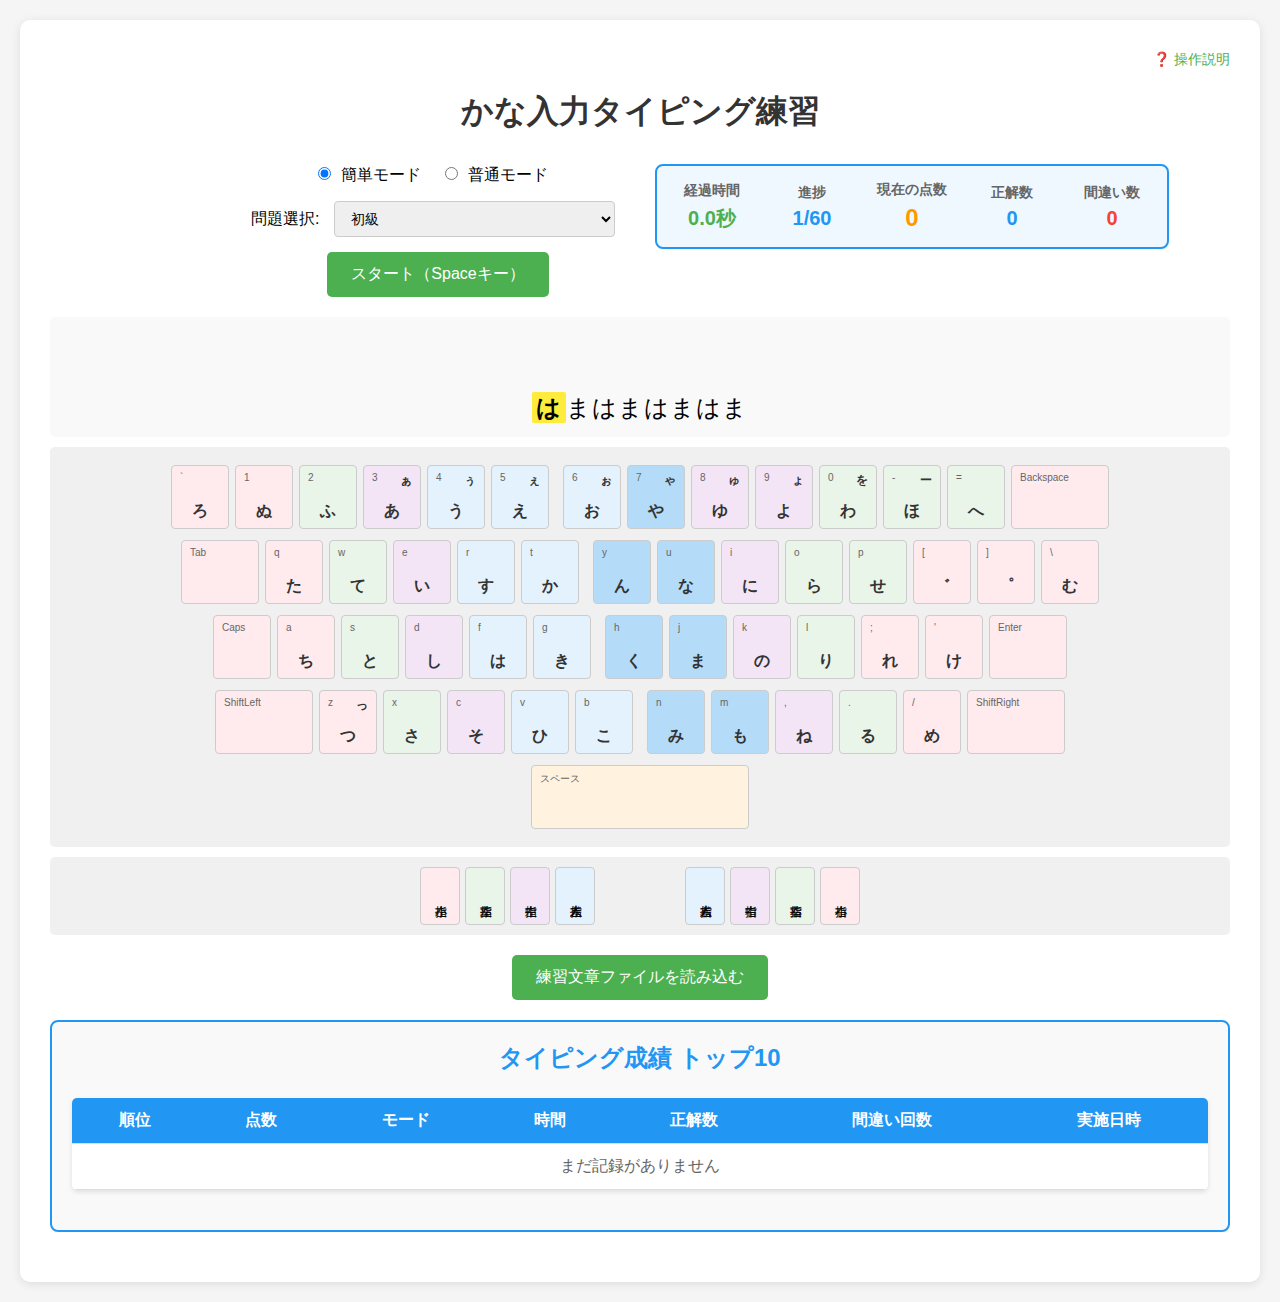
<file: index.html>
<!DOCTYPE html>
<html lang="ja">
<head>
    <meta charset="UTF-8">
    <meta name="viewport" content="width=device-width, initial-scale=1.0">
    <title>かな入力タイピング練習</title>
    <link rel="stylesheet" href="styles.css">
</head>
<body>
    <div class="container">
        <div style="text-align: right; margin-bottom: 10px;">
            <a href="help.html" style="color: #4CAF50; text-decoration: none; font-size: 14px;">❓ 操作説明</a>
        </div>
        <h1>かな入力タイピング練習</h1>
        
        <div class="control-area">
            <div class="control-left">
                <div class="control-center-wrapper">
                    <div class="mode-selection">
                        <label>
                            <input type="radio" name="mode" value="easy" checked>
                            簡単モード
                        </label>
                        <label>
                            <input type="radio" name="mode" value="normal">
                            普通モード
                        </label>
                    </div>
                    
                    <div class="problem-selection">
                        <label for="problemSelect">問題選択:</label>
                        <select id="problemSelect">
                            <option value="default">初級</option>
                        </select>
                    </div>
                    
                    <button id="startButton">スタート（Spaceキー）</button>
                </div>
            </div>
            
            <div class="control-right">
                <div id="statsDisplay" class="stats-display">
                    <div class="stat-item">
                        <span class="stat-label">経過時間</span>
                        <span id="timeDisplay" class="stat-value">0.0秒</span>
                    </div>
                    <div class="stat-item">
                        <span class="stat-label">進捗</span>
                        <span id="progressDisplay" class="stat-value">1/1</span>
                    </div>
                    <div class="stat-item">
                        <span class="stat-label">現在の点数</span>
                        <span id="scoreDisplay" class="stat-value">0</span>
                    </div>
                    <div class="stat-item">
                        <span class="stat-label">正解数</span>
                        <span id="correctDisplay" class="stat-value">0</span>
                    </div>
                    <div class="stat-item">
                        <span class="stat-label">間違い数</span>
                        <span id="errorDisplay" class="stat-value">0</span>
                    </div>
                </div>
            </div>
        </div>
        
        <div id="textDisplay" class="text-display">
            <div id="problemText"></div>
        </div>
        
        <div id="keyboardLayout" class="keyboard-layout">
            <!-- キーボード配列はJavaScriptで生成 -->
        </div>
        
        <div id="handDisplay" class="hand-display">
            <div class="hand left-hand">
                <div class="finger" data-finger="left-pinky">左小指</div>
                <div class="finger" data-finger="left-ring">左薬指</div>
                <div class="finger" data-finger="left-middle">左中指</div>
                <div class="finger" data-finger="left-index">左人差指</div>
            </div>
            <div class="hand right-hand">
                <div class="finger" data-finger="right-index">右人差指</div>
                <div class="finger" data-finger="right-middle">右中指</div>
                <div class="finger" data-finger="right-ring">右薬指</div>
                <div class="finger" data-finger="right-pinky">右小指</div>
            </div>
        </div>
        
        
        <input type="file" id="textFileInput" accept=".txt" style="display: none;">
        <button id="loadTextButton">練習文章ファイルを読み込む</button>
        
        <div id="resultDisplay" class="result-display" style="display: none;">
            <h3>タイピング結果</h3>
            <div id="currentResult" class="current-result"></div>
            <button id="retryButton">もう一度</button>
        </div>
        
        <div id="rankingDisplay" class="ranking-display">
            <h3>タイピング成績 トップ10</h3>
            <table id="rankingTable" class="ranking-table">
                <thead>
                    <tr>
                        <th>順位</th>
                        <th>点数</th>
                        <th>モード</th>
                        <th>時間</th>
                        <th>正解数</th>
                        <th>間違い回数</th>
                        <th>実施日時</th>
                    </tr>
                </thead>
                <tbody id="rankingTableBody">
                </tbody>
            </table>
        </div>
    </div>
    
    <script src="config.js"></script>
    <script src="app.js"></script>
</body>
</html>
</file>
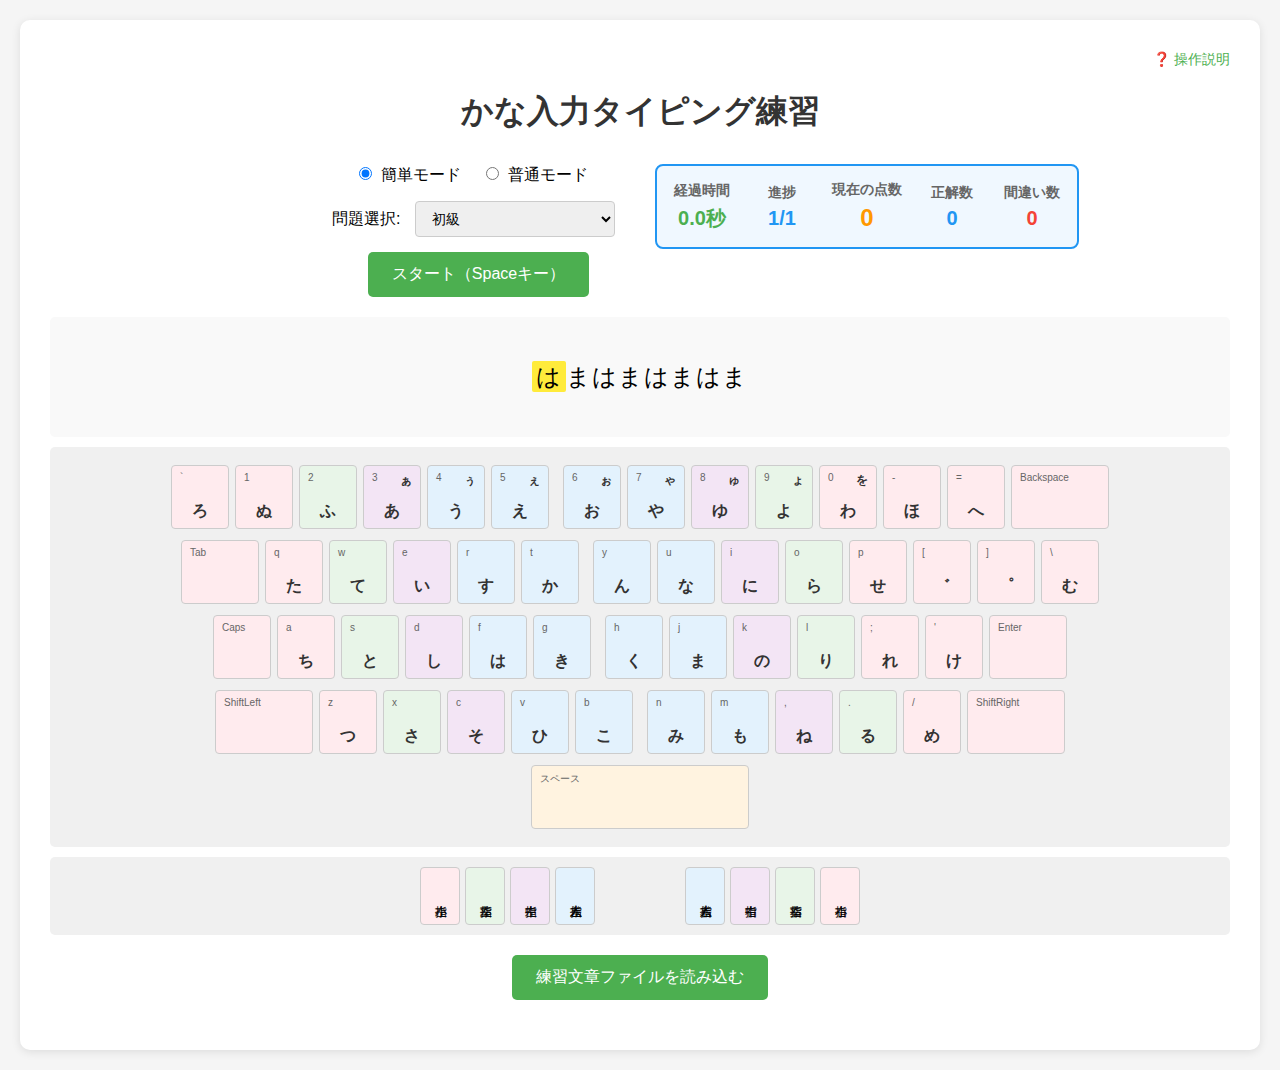
<file: src/index.html>
<!DOCTYPE html>
<html lang="ja">
<head>
    <meta charset="UTF-8">
    <meta name="viewport" content="width=device-width, initial-scale=1.0">
    <title>かな入力タイピング練習</title>
    <link rel="stylesheet" href="styles.css">
</head>
<body>
    <div class="container">
        <div style="text-align: right; margin-bottom: 10px;">
            <a href="help.html" style="color: #4CAF50; text-decoration: none; font-size: 14px;">❓ 操作説明</a>
        </div>
        <h1>かな入力タイピング練習</h1>
        
        <div class="control-area">
            <div class="control-left">
                <div class="control-center-wrapper">
                    <div class="mode-selection">
                        <label>
                            <input type="radio" name="mode" value="easy" checked>
                            簡単モード
                        </label>
                        <label>
                            <input type="radio" name="mode" value="normal">
                            普通モード
                        </label>
                    </div>
                    
                    <div class="problem-selection">
                        <label for="problemSelect">問題選択:</label>
                        <select id="problemSelect">
                            <option value="default">初級</option>
                        </select>
                    </div>
                    
                    <button id="startButton">スタート（Spaceキー）</button>
                </div>
            </div>
            
            <div class="control-right">
                <div id="statsDisplay" class="stats-display">
                    <div class="stat-item">
                        <span class="stat-label">経過時間</span>
                        <span id="timeDisplay" class="stat-value">0.0秒</span>
                    </div>
                    <div class="stat-item">
                        <span class="stat-label">進捗</span>
                        <span id="progressDisplay" class="stat-value">1/1</span>
                    </div>
                    <div class="stat-item">
                        <span class="stat-label">現在の点数</span>
                        <span id="scoreDisplay" class="stat-value">0</span>
                    </div>
                    <div class="stat-item">
                        <span class="stat-label">正解数</span>
                        <span id="correctDisplay" class="stat-value">0</span>
                    </div>
                    <div class="stat-item">
                        <span class="stat-label">間違い数</span>
                        <span id="errorDisplay" class="stat-value">0</span>
                    </div>
                </div>
            </div>
        </div>
        
        <div id="textDisplay" class="text-display">
            <div id="problemText"></div>
        </div>
        
        <div id="keyboardLayout" class="keyboard-layout">
            <!-- キーボード配列はJavaScriptで生成 -->
        </div>
        
        <div id="handDisplay" class="hand-display">
            <div class="hand left-hand">
                <div class="finger" data-finger="left-pinky">左小指</div>
                <div class="finger" data-finger="left-ring">左薬指</div>
                <div class="finger" data-finger="left-middle">左中指</div>
                <div class="finger" data-finger="left-index">左人差指</div>
            </div>
            <div class="hand right-hand">
                <div class="finger" data-finger="right-index">右人差指</div>
                <div class="finger" data-finger="right-middle">右中指</div>
                <div class="finger" data-finger="right-ring">右薬指</div>
                <div class="finger" data-finger="right-pinky">右小指</div>
            </div>
        </div>
        
        
        <input type="file" id="textFileInput" accept=".txt" style="display: none;">
        <button id="loadTextButton">練習文章ファイルを読み込む</button>
        
        <div id="resultDisplay" class="result-display" style="display: none;">
            <h3>タイピング結果</h3>
            <div id="currentResult" class="current-result"></div>
            <button id="showRankingButton">ランキングを表示</button>
            <button id="retryButton">もう一度</button>
        </div>
        
        <div id="rankingDisplay" class="ranking-display" style="display: none;">
            <h3>タイピング成績 トップ10</h3>
            <table id="rankingTable" class="ranking-table">
                <thead>
                    <tr>
                        <th>順位</th>
                        <th>問題種別</th>
                        <th>点数</th>
                        <th>間違い回数</th>
                        <th>実施日時</th>
                    </tr>
                </thead>
                <tbody id="rankingTableBody">
                </tbody>
            </table>
            <button id="closeRankingButton">閉じる</button>
        </div>
    </div>
    
    <script src="config.js"></script>
    <script src="app.js"></script>
</body>
</html>
</file>
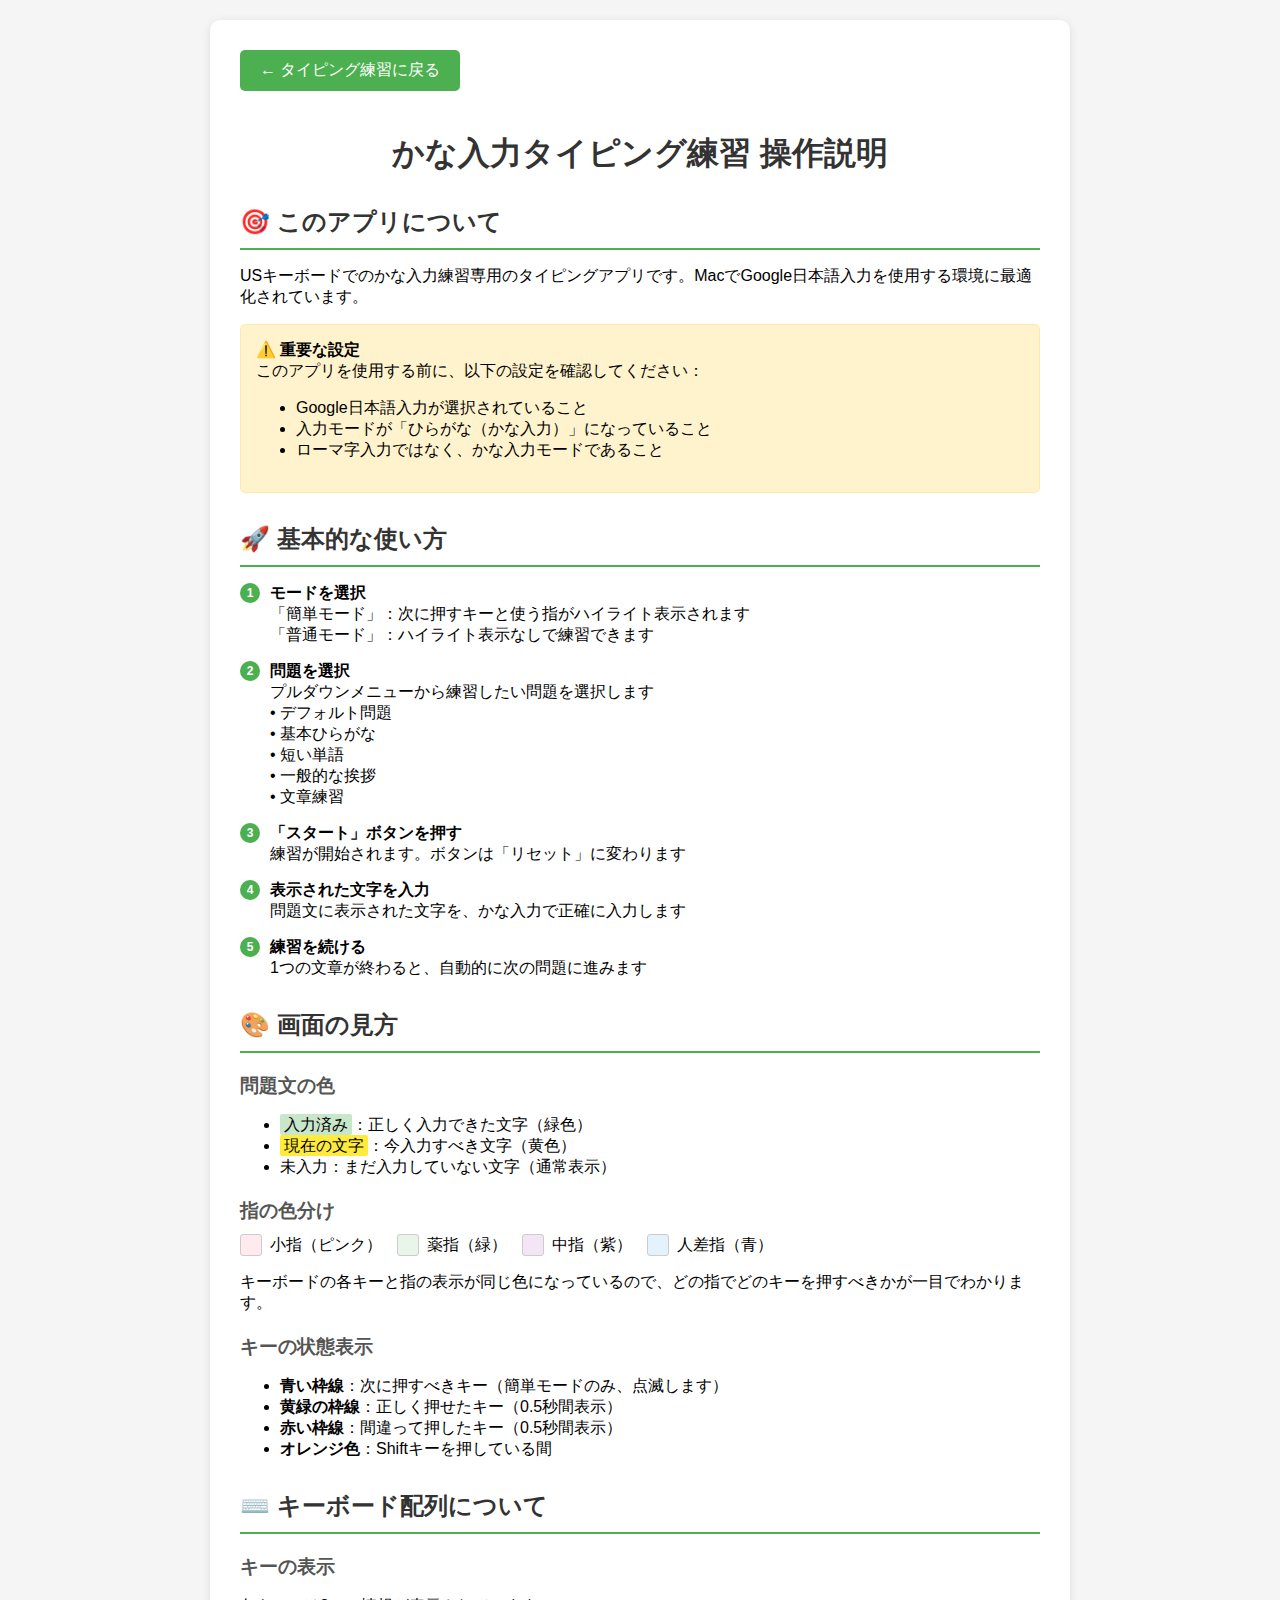
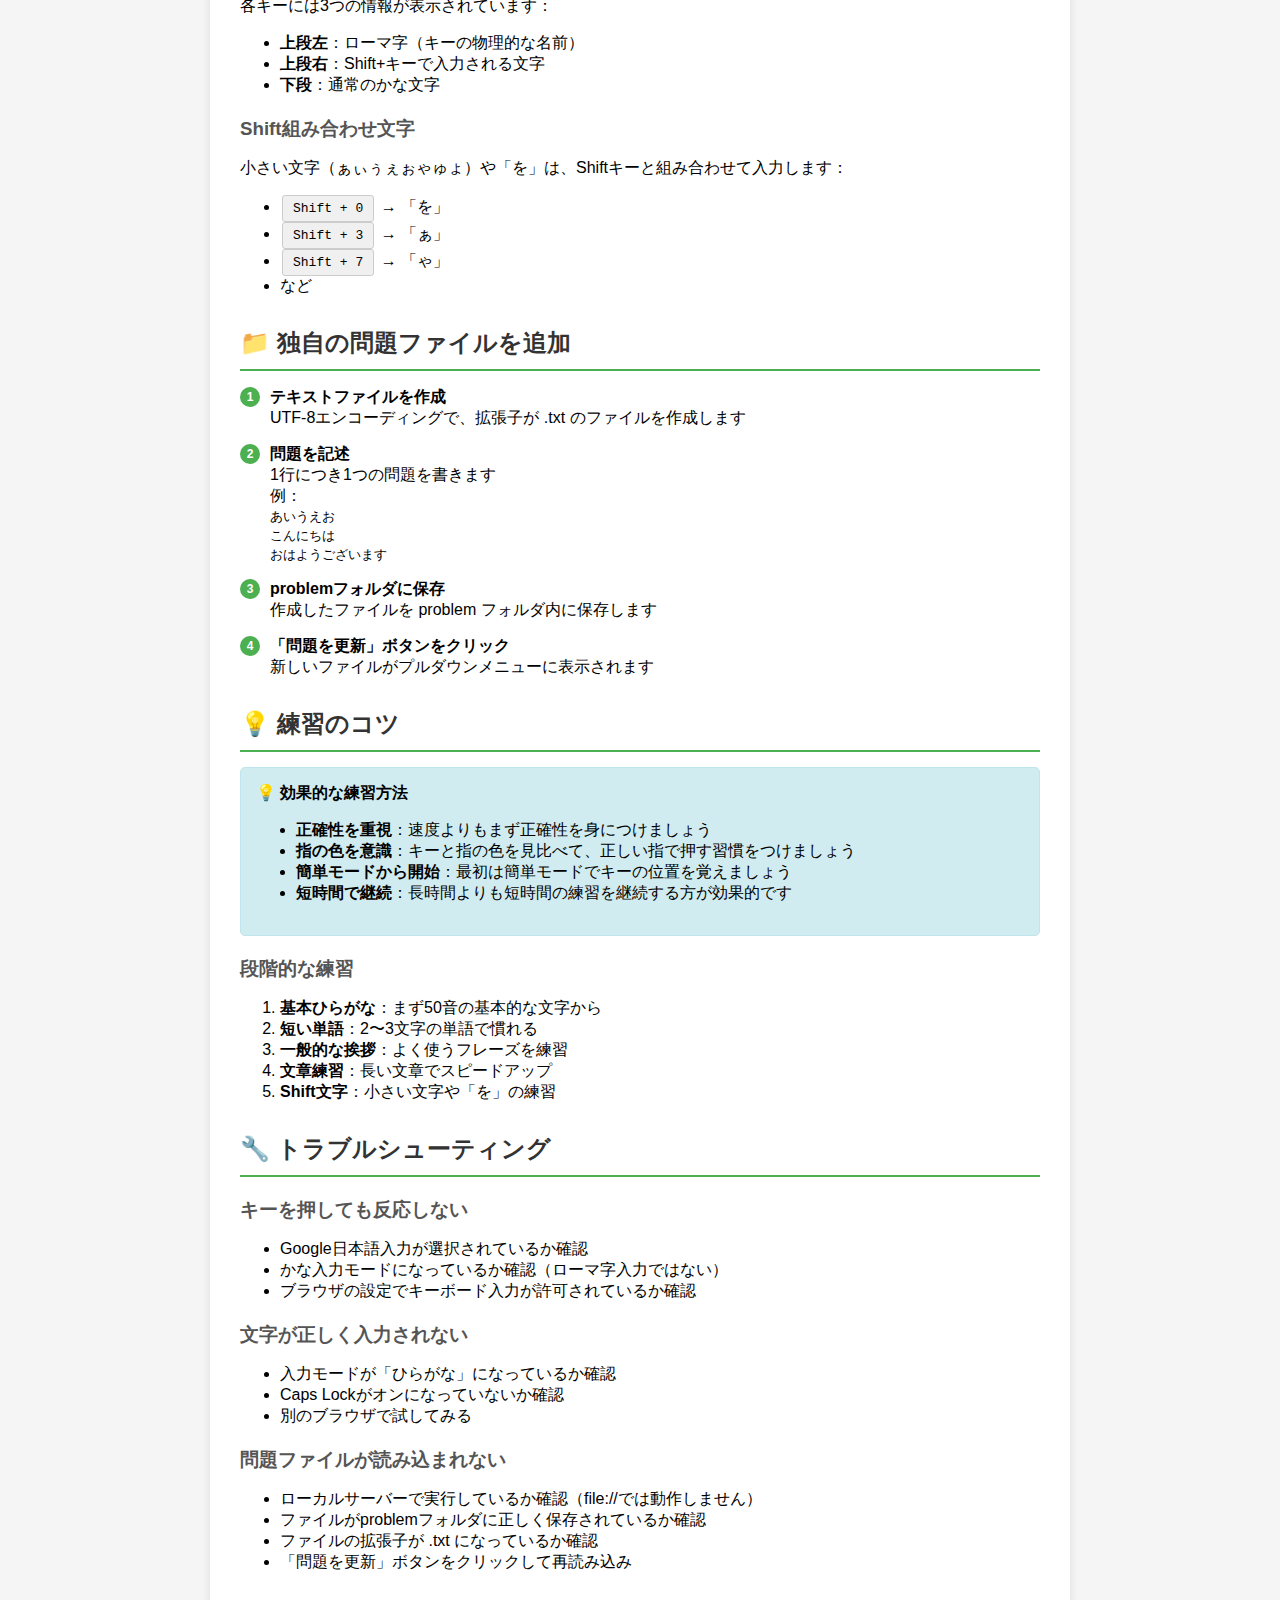
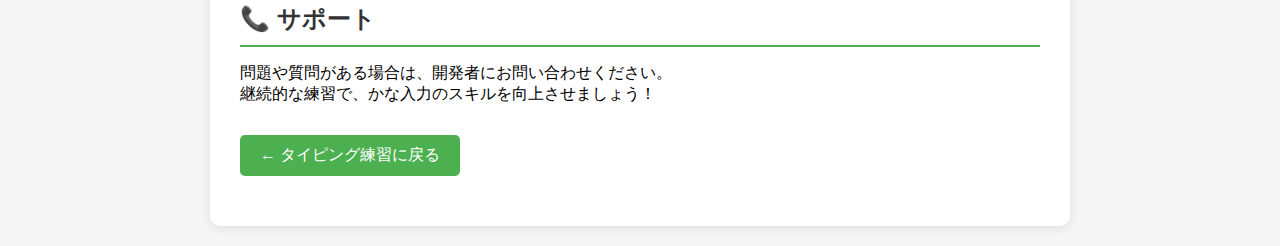
<file: help.html>
<!DOCTYPE html>
<html lang="ja">
<head>
    <meta charset="UTF-8">
    <meta name="viewport" content="width=device-width, initial-scale=1.0">
    <title>操作説明 - かな入力タイピング練習</title>
    <link rel="stylesheet" href="styles.css">
    <style>
        .help-container {
            max-width: 800px;
            margin: 0 auto;
            padding: 30px;
            background: white;
            border-radius: 10px;
            box-shadow: 0 2px 10px rgba(0,0,0,0.1);
        }
        .help-section {
            margin-bottom: 30px;
        }
        .help-section h2 {
            color: #333;
            border-bottom: 2px solid #4CAF50;
            padding-bottom: 10px;
            margin-bottom: 15px;
        }
        .help-section h3 {
            color: #555;
            margin-top: 20px;
            margin-bottom: 10px;
        }
        .color-sample {
            display: inline-block;
            width: 20px;
            height: 20px;
            border-radius: 3px;
            margin-right: 8px;
            vertical-align: middle;
            border: 1px solid #ccc;
        }
        .key-demo {
            display: inline-block;
            padding: 5px 10px;
            background: #f0f0f0;
            border: 1px solid #ccc;
            border-radius: 3px;
            font-family: monospace;
            margin: 0 2px;
        }
        .finger-colors {
            display: flex;
            flex-wrap: wrap;
            gap: 15px;
            margin-top: 10px;
        }
        .finger-item {
            display: flex;
            align-items: center;
        }
        .back-button {
            display: inline-block;
            padding: 10px 20px;
            background-color: #4CAF50;
            color: white;
            text-decoration: none;
            border-radius: 5px;
            margin-bottom: 20px;
            transition: background-color 0.3s;
        }
        .back-button:hover {
            background-color: #45a049;
        }
        .step-list {
            counter-reset: step-counter;
            list-style: none;
            padding-left: 0;
        }
        .step-list li {
            counter-increment: step-counter;
            margin-bottom: 15px;
            padding-left: 30px;
            position: relative;
        }
        .step-list li::before {
            content: counter(step-counter);
            position: absolute;
            left: 0;
            top: 0;
            background: #4CAF50;
            color: white;
            width: 20px;
            height: 20px;
            border-radius: 50%;
            display: flex;
            align-items: center;
            justify-content: center;
            font-size: 12px;
            font-weight: bold;
        }
        .warning {
            background: #fff3cd;
            border: 1px solid #ffeaa7;
            border-radius: 5px;
            padding: 15px;
            margin: 15px 0;
        }
        .tip {
            background: #d1ecf1;
            border: 1px solid #bee5eb;
            border-radius: 5px;
            padding: 15px;
            margin: 15px 0;
        }
    </style>
</head>
<body>
    <div class="help-container">
        <a href="index.html" class="back-button">← タイピング練習に戻る</a>
        
        <h1>かな入力タイピング練習 操作説明</h1>
        
        <div class="help-section">
            <h2>🎯 このアプリについて</h2>
            <p>USキーボードでのかな入力練習専用のタイピングアプリです。MacでGoogle日本語入力を使用する環境に最適化されています。</p>
            
            <div class="warning">
                <strong>⚠️ 重要な設定</strong><br>
                このアプリを使用する前に、以下の設定を確認してください：
                <ul>
                    <li>Google日本語入力が選択されていること</li>
                    <li>入力モードが「ひらがな（かな入力）」になっていること</li>
                    <li>ローマ字入力ではなく、かな入力モードであること</li>
                </ul>
            </div>
        </div>

        <div class="help-section">
            <h2>🚀 基本的な使い方</h2>
            <ol class="step-list">
                <li><strong>モードを選択</strong><br>
                    「簡単モード」：次に押すキーと使う指がハイライト表示されます<br>
                    「普通モード」：ハイライト表示なしで練習できます</li>
                
                <li><strong>問題を選択</strong><br>
                    プルダウンメニューから練習したい問題を選択します<br>
                    • デフォルト問題<br>
                    • 基本ひらがな<br>
                    • 短い単語<br>
                    • 一般的な挨拶<br>
                    • 文章練習</li>
                
                <li><strong>「スタート」ボタンを押す</strong><br>
                    練習が開始されます。ボタンは「リセット」に変わります</li>
                
                <li><strong>表示された文字を入力</strong><br>
                    問題文に表示された文字を、かな入力で正確に入力します</li>
                
                <li><strong>練習を続ける</strong><br>
                    1つの文章が終わると、自動的に次の問題に進みます</li>
            </ol>
        </div>

        <div class="help-section">
            <h2>🎨 画面の見方</h2>
            
            <h3>問題文の色</h3>
            <ul>
                <li><span style="background-color: #c8e6c9; padding: 2px 4px; border-radius: 2px;">入力済み</span>：正しく入力できた文字（緑色）</li>
                <li><span style="background-color: #ffeb3b; padding: 2px 4px; border-radius: 2px;">現在の文字</span>：今入力すべき文字（黄色）</li>
                <li>未入力：まだ入力していない文字（通常表示）</li>
            </ul>

            <h3>指の色分け</h3>
            <div class="finger-colors">
                <div class="finger-item">
                    <span class="color-sample" style="background-color: #ffebee;"></span>
                    小指（ピンク）
                </div>
                <div class="finger-item">
                    <span class="color-sample" style="background-color: #e8f5e8;"></span>
                    薬指（緑）
                </div>
                <div class="finger-item">
                    <span class="color-sample" style="background-color: #f3e5f5;"></span>
                    中指（紫）
                </div>
                <div class="finger-item">
                    <span class="color-sample" style="background-color: #e3f2fd;"></span>
                    人差指（青）
                </div>
            </div>
            <p>キーボードの各キーと指の表示が同じ色になっているので、どの指でどのキーを押すべきかが一目でわかります。</p>

            <h3>キーの状態表示</h3>
            <ul>
                <li><strong>青い枠線</strong>：次に押すべきキー（簡単モードのみ、点滅します）</li>
                <li><strong>黄緑の枠線</strong>：正しく押せたキー（0.5秒間表示）</li>
                <li><strong>赤い枠線</strong>：間違って押したキー（0.5秒間表示）</li>
                <li><strong>オレンジ色</strong>：Shiftキーを押している間</li>
            </ul>
        </div>

        <div class="help-section">
            <h2>⌨️ キーボード配列について</h2>
            
            <h3>キーの表示</h3>
            <p>各キーには3つの情報が表示されています：</p>
            <ul>
                <li><strong>上段左</strong>：ローマ字（キーの物理的な名前）</li>
                <li><strong>上段右</strong>：Shift+キーで入力される文字</li>
                <li><strong>下段</strong>：通常のかな文字</li>
            </ul>

            <h3>Shift組み合わせ文字</h3>
            <p>小さい文字（ぁぃぅぇぉゃゅょ）や「を」は、Shiftキーと組み合わせて入力します：</p>
            <ul>
                <li><span class="key-demo">Shift + 0</span> → 「を」</li>
                <li><span class="key-demo">Shift + 3</span> → 「ぁ」</li>
                <li><span class="key-demo">Shift + 7</span> → 「ゃ」</li>
                <li>など</li>
            </ul>
        </div>

        <div class="help-section">
            <h2>📁 独自の問題ファイルを追加</h2>
            <ol class="step-list">
                <li><strong>テキストファイルを作成</strong><br>
                    UTF-8エンコーディングで、拡張子が .txt のファイルを作成します</li>
                
                <li><strong>問題を記述</strong><br>
                    1行につき1つの問題を書きます<br>
                    例：<br>
                    <code>
                    あいうえお<br>
                    こんにちは<br>
                    おはようございます
                    </code></li>
                
                <li><strong>problemフォルダに保存</strong><br>
                    作成したファイルを problem フォルダ内に保存します</li>
                
                <li><strong>「問題を更新」ボタンをクリック</strong><br>
                    新しいファイルがプルダウンメニューに表示されます</li>
            </ol>
        </div>

        <div class="help-section">
            <h2>💡 練習のコツ</h2>
            
            <div class="tip">
                <strong>💡 効果的な練習方法</strong>
                <ul>
                    <li><strong>正確性を重視</strong>：速度よりもまず正確性を身につけましょう</li>
                    <li><strong>指の色を意識</strong>：キーと指の色を見比べて、正しい指で押す習慣をつけましょう</li>
                    <li><strong>簡単モードから開始</strong>：最初は簡単モードでキーの位置を覚えましょう</li>
                    <li><strong>短時間で継続</strong>：長時間よりも短時間の練習を継続する方が効果的です</li>
                </ul>
            </div>

            <h3>段階的な練習</h3>
            <ol>
                <li><strong>基本ひらがな</strong>：まず50音の基本的な文字から</li>
                <li><strong>短い単語</strong>：2〜3文字の単語で慣れる</li>
                <li><strong>一般的な挨拶</strong>：よく使うフレーズを練習</li>
                <li><strong>文章練習</strong>：長い文章でスピードアップ</li>
                <li><strong>Shift文字</strong>：小さい文字や「を」の練習</li>
            </ol>
        </div>

        <div class="help-section">
            <h2>🔧 トラブルシューティング</h2>
            
            <h3>キーを押しても反応しない</h3>
            <ul>
                <li>Google日本語入力が選択されているか確認</li>
                <li>かな入力モードになっているか確認（ローマ字入力ではない）</li>
                <li>ブラウザの設定でキーボード入力が許可されているか確認</li>
            </ul>

            <h3>文字が正しく入力されない</h3>
            <ul>
                <li>入力モードが「ひらがな」になっているか確認</li>
                <li>Caps Lockがオンになっていないか確認</li>
                <li>別のブラウザで試してみる</li>
            </ul>

            <h3>問題ファイルが読み込まれない</h3>
            <ul>
                <li>ローカルサーバーで実行しているか確認（file://では動作しません）</li>
                <li>ファイルがproblemフォルダに正しく保存されているか確認</li>
                <li>ファイルの拡張子が .txt になっているか確認</li>
                <li>「問題を更新」ボタンをクリックして再読み込み</li>
            </ul>
        </div>

        <div class="help-section">
            <h2>📞 サポート</h2>
            <p>問題や質問がある場合は、開発者にお問い合わせください。<br>
            継続的な練習で、かな入力のスキルを向上させましょう！</p>
        </div>

        <a href="index.html" class="back-button">← タイピング練習に戻る</a>
    </div>
</body>
</html>
</file>
<file: styles.css>
body {
    font-family: 'Arial', sans-serif;
    margin: 0;
    padding: 20px;
    background-color: #f5f5f5;
}

.container {
    max-width: 1200px;
    margin: 0 auto;
    background: white;
    padding: 30px;
    border-radius: 10px;
    box-shadow: 0 2px 10px rgba(0,0,0,0.1);
}

h1 {
    text-align: center;
    color: #333;
    margin-bottom: 30px;
}

/* コントロールエリア全体のレイアウト */
.control-area {
    display: flex;
    justify-content: space-between;
    align-items: flex-start;
    margin-bottom: 20px;
    gap: 30px;
}

.control-left {
    flex: 1;
    display: flex;
    justify-content: flex-end;
    align-items: flex-start;
}

.control-center-wrapper {
    display: flex;
    flex-direction: column;
    gap: 15px;
    align-items: center;
    text-align: center;
}

.control-right {
    flex: 1;
    display: flex;
    justify-content: flex-start;
    align-items: flex-start;
}

.mode-selection {
    text-align: center;
}

.mode-selection label {
    margin: 0 15px 0 0;
    font-size: 16px;
    cursor: pointer;
}

.mode-selection input[type="radio"] {
    margin-right: 5px;
}

.problem-selection {
    text-align: center;
}

.problem-selection label {
    margin-right: 10px;
    font-size: 16px;
}

.problem-selection select {
    padding: 8px 12px;
    font-size: 14px;
    border: 1px solid #ccc;
    border-radius: 4px;
    margin-right: 10px;
    min-width: 200px;
}


#startButton {
    display: block;
    margin: 0;
    padding: 12px 24px;
    font-size: 16px;
    background-color: #4CAF50;
    color: white;
    border: none;
    border-radius: 5px;
    cursor: pointer;
    transition: background-color 0.3s;
    width: fit-content;
}

#loadTextButton {
    display: block;
    margin: 20px auto;
    padding: 12px 24px;
    font-size: 16px;
    background-color: #4CAF50;
    color: white;
    border: none;
    border-radius: 5px;
    cursor: pointer;
    transition: background-color 0.3s;
}

#startButton:hover, #loadTextButton:hover {
    background-color: #45a049;
}

/* リアルタイム統計表示 */
.stats-display {
    display: flex;
    justify-content: center;
    align-items: center;
    gap: 20px;
    margin: 0;
    padding: 15px;
    background-color: #f0f8ff;
    border-radius: 8px;
    border: 2px solid #2196F3;
    min-width: 380px;
}

.stat-item {
    display: flex;
    flex-direction: column;
    align-items: center;
    text-align: center;
}

.stat-label {
    font-size: 14px;
    color: #666;
    font-weight: bold;
    margin-bottom: 5px;
}

.stat-value {
    font-size: 20px;
    font-weight: bold;
    color: #2196F3;
    min-width: 80px;
}

#timeDisplay {
    color: #4CAF50;
}

#correctDisplay {
    color: #2196F3;
}

#errorDisplay {
    color: #f44336;
}

#scoreDisplay {
    color: #FF9800;
    font-size: 24px;
    font-weight: bold;
}

.text-display {
    margin: 10px 0;
    padding: 10px;
    background-color: #f9f9f9;
    border-radius: 5px;
    min-height: 100px;
    display: flex;
    align-items: end;
    justify-content: center;
}

#problemText {
    font-size: 24px;
    line-height: 1.6;
    letter-spacing: 1px;
}

.typed-correct {
    background-color: #c8e6c9;
    color: #2e7d32;
}

.typed-incorrect {
    background-color: #ffcdd2;
    color: #c62828;
}

.keyboard-layout {
    margin: 10px 0;
    padding: 10px;
    background-color: #f0f0f0;
    border-radius: 5px;
    transition: background-color 0.1s;
}

.keyboard-layout.error-background {
    background-color: rgba(255, 17, 0, 0.548);
}

.keyboard-row {
    display: flex;
    justify-content: center;
    margin: 5px 0;
}

.key {
    margin: 3px;
    padding: 6px 8px;
    background-color: white;
    border: 1px solid #ccc;
    border-radius: 4px;
    min-width: 40px;
    min-height: 50px;
    text-align: center;
    cursor: pointer;
    transition: all 0.2s;
    display: flex;
    flex-direction: column;
    justify-content: space-between;
    outline: 4px solid transparent;
}

/* 指の種類別の背景色 */
.key[data-finger="left-pinky"],
.key[data-finger="right-pinky"] {
    background-color: #ffebee; /* 薄いピンク - 小指 */
}

.key[data-finger="left-ring"],
.key[data-finger="right-ring"] {
    background-color: #e8f5e8; /* 薄い緑 - 薬指 */
}

.key[data-finger="left-middle"],
.key[data-finger="right-middle"] {
    background-color: #f3e5f5; /* 薄い紫 - 中指 */
}

.key[data-finger="left-index"] {
    background-color: #e3f2fd; /* 薄い青 - 人差指 */
}

.key[data-finger="right-index"] {
    background-color: #b4dcf9; /* 薄い青 - 人差指 */
}

.key[data-finger="left-thumb"],
.key[data-finger="right-thumb"] {
    background-color: #fff3e0; /* 薄いオレンジ - 親指 */
}

.key-top {
    display: flex;
    justify-content: space-between;
    align-items: flex-start;
    width: 100%;
    height: 50%;
}

.key-bottom {
    display: flex;
    justify-content: center;
    align-items: flex-end;
    width: 100%;
    height: 50%;
}

.key-roman {
    font-size: 10px;
    color: #666;
    font-weight: normal;
}

.key-shift-kana {
    font-size: 12px;
    color: #333;
    font-weight: bold;
}

.key-kana {
    font-size: 16px;
    color: #333;
    font-weight: bold;
}

.current-char {
    background-color: #ffeb3b;
    padding: 2px 4px;
    border-radius: 2px;
    font-weight: bold;
}


.key.next-key {
    outline-color: #2196F3 !important;
    box-shadow: 0 0 8px rgba(33, 150, 243, 0.3);
    animation: pulse-outline 1s infinite;
}

.key.error-key {
    outline-color: #f44336 !important;
    box-shadow: 0 0 8px rgba(244, 67, 54, 0.4);
    transition: outline-color 0.1s, box-shadow 0.1s;
}

.key.correct-key {
    outline-color: #8BC34A !important;
    box-shadow: 0 0 8px rgba(139, 195, 74, 0.4);
    transition: outline-color 0.1s, box-shadow 0.1s;
}

.key.shift-pressed {
    outline-color: #8BC34A !important;
    box-shadow: 0 0 8px rgba(139, 195, 74, 0.4);
    transition: outline-color 0.1s, box-shadow 0.1s;
}

.key.key-pressed {
    outline-color: #8BC34A !important;
    box-shadow: 0 0 8px rgba(139, 195, 74, 0.4);
    transition: outline-color 0.1s, box-shadow 0.1s;
}

@keyframes pulse-outline {
    0% {
        outline-color: #2196F3;
        box-shadow: 0 0 8px rgba(33, 150, 243, 0.3);
    }
    50% {
        outline-color: #1976D2;
        box-shadow: 0 0 12px rgba(33, 150, 243, 0.6);
    }
    100% {
        outline-color: #2196F3;
        box-shadow: 0 0 8px rgba(33, 150, 243, 0.3);
    }
}

.hand-display {
    display: flex;
    justify-content: center;
    align-items: flex-start;
    margin: 10px 0;
    padding: 10px;
    background-color: #f0f0f0;
    border-radius: 5px;
    gap: 90px;
}

.hand {
    display: flex;
    flex-direction: row;
    align-items: stretch;
    gap: 5px;
}

.finger {
    margin: 0;
    padding: 8px 4px;
    background-color: white;
    border: 1px solid #ccc;
    border-radius: 4px;
    font-size: 12px;
    transition: all 0.2s;
    min-width: 30px;
    min-height: 40px;
    display: flex;
    align-items: center;
    justify-content: center;
    text-align: center;
    writing-mode: vertical-rl;
    text-orientation: mixed;
}

/* 指の種類別の背景色をキーと同じ色に */
.finger[data-finger="left-pinky"],
.finger[data-finger="right-pinky"] {
    background-color: #ffebee; /* 薄いピンク - 小指 */
}

.finger[data-finger="left-ring"],
.finger[data-finger="right-ring"] {
    background-color: #e8f5e8; /* 薄い緑 - 薬指 */
}

.finger[data-finger="left-middle"],
.finger[data-finger="right-middle"] {
    background-color: #f3e5f5; /* 薄い紫 - 中指 */
}

.finger[data-finger="left-index"],
.finger[data-finger="right-index"] {
    background-color: #e3f2fd; /* 薄い青 - 人差指 */
}

.finger[data-finger="left-thumb"],
.finger[data-finger="right-thumb"] {
    background-color: #fff3e0; /* 薄いオレンジ - 親指 */
}

.finger.active {
    background-color: #FF9800;
    color: white;
    transform: scale(1.1);
}

.left-hand .finger {
    order: 1;
}

.right-hand .finger {
    order: 1;
}

.space-key {
    width: 200px;
}

.enter-key {
    width: 60px;
}

.shift-key {
    width: 80px;
}

.tab-key {
    width: 60px;
}

.backspace-key {
    width: 80px;
}

/* 左手と右手の間のスペース調整 */
.keyboard-row .key:nth-child(6) {
    margin-right: 7px;
}

.keyboard-row .key:nth-child(7) {
    margin-left: 7px;
}

/* 結果表示エリア */
.result-display {
    margin: 20px 0;
    padding: 20px;
    background-color: #f9f9f9;
    border-radius: 8px;
    border: 2px solid #4CAF50;
    text-align: center;
}

.result-display h3 {
    margin-top: 0;
    color: #4CAF50;
    font-size: 24px;
}

.current-result {
    margin: 20px 0;
    padding: 15px;
    background-color: white;
    border-radius: 5px;
    border: 1px solid #ddd;
    font-size: 18px;
    line-height: 1.5;
}

.current-result .score {
    font-size: 32px;
    font-weight: bold;
    color: #4CAF50;
    margin: 10px 0;
}

.current-result .details {
    display: flex;
    justify-content: space-around;
    margin: 15px 0;
    font-size: 16px;
}

.current-result .details > div {
    text-align: center;
}

.current-result .details .label {
    font-weight: bold;
    color: #666;
    margin-bottom: 5px;
}

.current-result .details .value {
    font-size: 18px;
    color: #333;
}

#showRankingButton, #retryButton, #closeRankingButton {
    margin: 10px;
    padding: 10px 20px;
    font-size: 16px;
    border: none;
    border-radius: 5px;
    cursor: pointer;
    transition: background-color 0.3s;
}

#showRankingButton {
    background-color: #2196F3;
    color: white;
}

#showRankingButton:hover {
    background-color: #1976D2;
}

#retryButton {
    background-color: #4CAF50;
    color: white;
}

#retryButton:hover {
    background-color: #45a049;
}

#closeRankingButton {
    background-color: #f44336;
    color: white;
}

#closeRankingButton:hover {
    background-color: #d32f2f;
}

/* ランキング表示エリア */
.ranking-display {
    margin: 20px 0;
    padding: 20px;
    background-color: #f9f9f9;
    border-radius: 8px;
    border: 2px solid #2196F3;
    text-align: center;
}

.ranking-display h3 {
    margin-top: 0;
    color: #2196F3;
    font-size: 24px;
}

.ranking-table {
    width: 100%;
    border-collapse: collapse;
    margin: 20px 0;
    background-color: white;
    border-radius: 5px;
    overflow: hidden;
    box-shadow: 0 2px 5px rgba(0,0,0,0.1);
}

.ranking-table th,
.ranking-table td {
    padding: 12px;
    text-align: center;
    border-bottom: 1px solid #ddd;
}

.ranking-table th {
    background-color: #2196F3;
    color: white;
    font-weight: bold;
}

.ranking-table tr:nth-child(even) {
    background-color: #f8f9fa;
}

.ranking-table tr:hover {
    background-color: #e3f2fd;
}

.ranking-table .rank {
    font-weight: bold;
    color: #2196F3;
}

.ranking-table .rank:first-child {
    color: #FFD700;
}

.ranking-table .rank:nth-child(2) {
    color: #C0C0C0;
}

.ranking-table .rank:nth-child(3) {
    color: #CD7F32;
}

.ranking-table .score {
    font-weight: bold;
    color: #4CAF50;
}

.ranking-table .mode {
    font-size: 12px;
    color: #666;
}

.ranking-table .time {
    color: #2196F3;
    font-weight: bold;
}

.ranking-table .correct-count {
    color: #4CAF50;
}

.ranking-table .error-count {
    color: #f44336;
}

.ranking-table .date {
    font-size: 14px;
    color: #666;
}

@media (max-width: 768px) {
    .container {
        padding: 20px;
    }
    
    .control-area {
        flex-direction: column;
        gap: 20px;
    }
    
    .control-left {
        justify-content: center;
    }
    
    .control-right {
        justify-content: center;
    }
    
    .stats-display {
        min-width: auto;
        width: 100%;
        gap: 15px;
    }
    
    .stat-item {
        min-width: auto;
    }
    
    .stat-value {
        min-width: auto;
        font-size: 18px;
    }
    
    .hand-display {
        flex-direction: column;
        align-items: center;
    }
    
    .hand {
        margin: 10px 0;
    }
    
    .keyboard-layout {
        overflow-x: auto;
    }
}
</file>
<file: src/styles.css>
body {
    font-family: 'Arial', sans-serif;
    margin: 0;
    padding: 20px;
    background-color: #f5f5f5;
}

.container {
    max-width: 1200px;
    margin: 0 auto;
    background: white;
    padding: 30px;
    border-radius: 10px;
    box-shadow: 0 2px 10px rgba(0,0,0,0.1);
}

h1 {
    text-align: center;
    color: #333;
    margin-bottom: 30px;
}

/* コントロールエリア全体のレイアウト */
.control-area {
    display: flex;
    justify-content: space-between;
    align-items: flex-start;
    margin-bottom: 20px;
    gap: 30px;
}

.control-left {
    flex: 1;
    display: flex;
    justify-content: flex-end;
    align-items: flex-start;
}

.control-center-wrapper {
    display: flex;
    flex-direction: column;
    gap: 15px;
    align-items: center;
    text-align: center;
}

.control-right {
    flex: 1;
    display: flex;
    justify-content: flex-start;
    align-items: flex-start;
}

.mode-selection {
    text-align: center;
}

.mode-selection label {
    margin: 0 15px 0 0;
    font-size: 16px;
    cursor: pointer;
}

.mode-selection input[type="radio"] {
    margin-right: 5px;
}

.problem-selection {
    text-align: center;
}

.problem-selection label {
    margin-right: 10px;
    font-size: 16px;
}

.problem-selection select {
    padding: 8px 12px;
    font-size: 14px;
    border: 1px solid #ccc;
    border-radius: 4px;
    margin-right: 10px;
    min-width: 200px;
}


#startButton {
    display: block;
    margin: 0;
    padding: 12px 24px;
    font-size: 16px;
    background-color: #4CAF50;
    color: white;
    border: none;
    border-radius: 5px;
    cursor: pointer;
    transition: background-color 0.3s;
    width: fit-content;
}

#loadTextButton {
    display: block;
    margin: 20px auto;
    padding: 12px 24px;
    font-size: 16px;
    background-color: #4CAF50;
    color: white;
    border: none;
    border-radius: 5px;
    cursor: pointer;
    transition: background-color 0.3s;
}

#startButton:hover, #loadTextButton:hover {
    background-color: #45a049;
}

/* リアルタイム統計表示 */
.stats-display {
    display: flex;
    justify-content: center;
    align-items: center;
    gap: 20px;
    margin: 0;
    padding: 15px;
    background-color: #f0f8ff;
    border-radius: 8px;
    border: 2px solid #2196F3;
    min-width: 380px;
}

.stat-item {
    display: flex;
    flex-direction: column;
    align-items: center;
    text-align: center;
}

.stat-label {
    font-size: 14px;
    color: #666;
    font-weight: bold;
    margin-bottom: 5px;
}

.stat-value {
    font-size: 20px;
    font-weight: bold;
    color: #2196F3;
    min-width: 60px;
}

#timeDisplay {
    color: #4CAF50;
}

#correctDisplay {
    color: #2196F3;
}

#errorDisplay {
    color: #f44336;
}

#scoreDisplay {
    color: #FF9800;
    font-size: 24px;
    font-weight: bold;
}

.text-display {
    margin: 10px 0;
    padding: 10px;
    background-color: #f9f9f9;
    border-radius: 5px;
    min-height: 100px;
    display: flex;
    align-items: center;
    justify-content: center;
}

#problemText {
    font-size: 24px;
    line-height: 1.6;
    letter-spacing: 1px;
}

.typed-correct {
    background-color: #c8e6c9;
    color: #2e7d32;
}

.typed-incorrect {
    background-color: #ffcdd2;
    color: #c62828;
}

.keyboard-layout {
    margin: 10px 0;
    padding: 10px;
    background-color: #f0f0f0;
    border-radius: 5px;
}

.keyboard-row {
    display: flex;
    justify-content: center;
    margin: 5px 0;
}

.key {
    margin: 3px;
    padding: 6px 8px;
    background-color: white;
    border: 1px solid #ccc;
    border-radius: 4px;
    min-width: 40px;
    min-height: 50px;
    text-align: center;
    cursor: pointer;
    transition: all 0.2s;
    display: flex;
    flex-direction: column;
    justify-content: space-between;
    outline: 4px solid transparent;
}

/* 指の種類別の背景色 */
.key[data-finger="left-pinky"],
.key[data-finger="right-pinky"] {
    background-color: #ffebee; /* 薄いピンク - 小指 */
}

.key[data-finger="left-ring"],
.key[data-finger="right-ring"] {
    background-color: #e8f5e8; /* 薄い緑 - 薬指 */
}

.key[data-finger="left-middle"],
.key[data-finger="right-middle"] {
    background-color: #f3e5f5; /* 薄い紫 - 中指 */
}

.key[data-finger="left-index"],
.key[data-finger="right-index"] {
    background-color: #e3f2fd; /* 薄い青 - 人差指 */
}

.key[data-finger="left-thumb"],
.key[data-finger="right-thumb"] {
    background-color: #fff3e0; /* 薄いオレンジ - 親指 */
}

.key-top {
    display: flex;
    justify-content: space-between;
    align-items: flex-start;
    width: 100%;
    height: 50%;
}

.key-bottom {
    display: flex;
    justify-content: center;
    align-items: flex-end;
    width: 100%;
    height: 50%;
}

.key-roman {
    font-size: 10px;
    color: #666;
    font-weight: normal;
}

.key-shift-kana {
    font-size: 12px;
    color: #333;
    font-weight: bold;
}

.key-kana {
    font-size: 16px;
    color: #333;
    font-weight: bold;
}

.current-char {
    background-color: #ffeb3b;
    padding: 2px 4px;
    border-radius: 2px;
}

.key:hover {
    background-color: #e0e0e0;
}

.key.next-key {
    outline-color: #2196F3 !important;
    box-shadow: 0 0 8px rgba(33, 150, 243, 0.3);
    animation: pulse-outline 1s infinite;
}

.key.error-key {
    outline-color: #f44336 !important;
    box-shadow: 0 0 8px rgba(244, 67, 54, 0.4);
    transition: outline-color 0.1s, box-shadow 0.1s;
}

.key.correct-key {
    outline-color: #8BC34A !important;
    box-shadow: 0 0 8px rgba(139, 195, 74, 0.4);
    transition: outline-color 0.1s, box-shadow 0.1s;
}

.key.shift-pressed {
    background-color: #FF9800 !important;
    color: white !important;
    transition: background-color 0.1s;
}

.key.key-pressed {
    outline-color: #8BC34A !important;
    box-shadow: 0 0 8px rgba(139, 195, 74, 0.4);
    transition: outline-color 0.1s, box-shadow 0.1s;
}

@keyframes pulse-outline {
    0% {
        outline-color: #2196F3;
        box-shadow: 0 0 8px rgba(33, 150, 243, 0.3);
    }
    50% {
        outline-color: #1976D2;
        box-shadow: 0 0 12px rgba(33, 150, 243, 0.6);
    }
    100% {
        outline-color: #2196F3;
        box-shadow: 0 0 8px rgba(33, 150, 243, 0.3);
    }
}

.hand-display {
    display: flex;
    justify-content: center;
    align-items: flex-start;
    margin: 10px 0;
    padding: 10px;
    background-color: #f0f0f0;
    border-radius: 5px;
    gap: 90px;
}

.hand {
    display: flex;
    flex-direction: row;
    align-items: stretch;
    gap: 5px;
}

.finger {
    margin: 0;
    padding: 8px 4px;
    background-color: white;
    border: 1px solid #ccc;
    border-radius: 4px;
    font-size: 12px;
    transition: all 0.2s;
    min-width: 30px;
    min-height: 40px;
    display: flex;
    align-items: center;
    justify-content: center;
    text-align: center;
    writing-mode: vertical-rl;
    text-orientation: mixed;
}

/* 指の種類別の背景色をキーと同じ色に */
.finger[data-finger="left-pinky"],
.finger[data-finger="right-pinky"] {
    background-color: #ffebee; /* 薄いピンク - 小指 */
}

.finger[data-finger="left-ring"],
.finger[data-finger="right-ring"] {
    background-color: #e8f5e8; /* 薄い緑 - 薬指 */
}

.finger[data-finger="left-middle"],
.finger[data-finger="right-middle"] {
    background-color: #f3e5f5; /* 薄い紫 - 中指 */
}

.finger[data-finger="left-index"],
.finger[data-finger="right-index"] {
    background-color: #e3f2fd; /* 薄い青 - 人差指 */
}

.finger[data-finger="left-thumb"],
.finger[data-finger="right-thumb"] {
    background-color: #fff3e0; /* 薄いオレンジ - 親指 */
}

.finger.active {
    background-color: #FF9800;
    color: white;
    transform: scale(1.1);
}

.left-hand .finger {
    order: 1;
}

.right-hand .finger {
    order: 1;
}

.space-key {
    width: 200px;
}

.enter-key {
    width: 60px;
}

.shift-key {
    width: 80px;
}

.tab-key {
    width: 60px;
}

.backspace-key {
    width: 80px;
}

/* 左手と右手の間のスペース調整 */
.keyboard-row .key:nth-child(6) {
    margin-right: 7px;
}

.keyboard-row .key:nth-child(7) {
    margin-left: 7px;
}

/* 結果表示エリア */
.result-display {
    margin: 20px 0;
    padding: 20px;
    background-color: #f9f9f9;
    border-radius: 8px;
    border: 2px solid #4CAF50;
    text-align: center;
}

.result-display h3 {
    margin-top: 0;
    color: #4CAF50;
    font-size: 24px;
}

.current-result {
    margin: 20px 0;
    padding: 15px;
    background-color: white;
    border-radius: 5px;
    border: 1px solid #ddd;
    font-size: 18px;
    line-height: 1.5;
}

.current-result .score {
    font-size: 32px;
    font-weight: bold;
    color: #4CAF50;
    margin: 10px 0;
}

.current-result .details {
    display: flex;
    justify-content: space-around;
    margin: 15px 0;
    font-size: 16px;
}

.current-result .details > div {
    text-align: center;
}

.current-result .details .label {
    font-weight: bold;
    color: #666;
    margin-bottom: 5px;
}

.current-result .details .value {
    font-size: 18px;
    color: #333;
}

#showRankingButton, #retryButton, #closeRankingButton {
    margin: 10px;
    padding: 10px 20px;
    font-size: 16px;
    border: none;
    border-radius: 5px;
    cursor: pointer;
    transition: background-color 0.3s;
}

#showRankingButton {
    background-color: #2196F3;
    color: white;
}

#showRankingButton:hover {
    background-color: #1976D2;
}

#retryButton {
    background-color: #4CAF50;
    color: white;
}

#retryButton:hover {
    background-color: #45a049;
}

#closeRankingButton {
    background-color: #f44336;
    color: white;
}

#closeRankingButton:hover {
    background-color: #d32f2f;
}

/* ランキング表示エリア */
.ranking-display {
    margin: 20px 0;
    padding: 20px;
    background-color: #f9f9f9;
    border-radius: 8px;
    border: 2px solid #2196F3;
    text-align: center;
}

.ranking-display h3 {
    margin-top: 0;
    color: #2196F3;
    font-size: 24px;
}

.ranking-table {
    width: 100%;
    border-collapse: collapse;
    margin: 20px 0;
    background-color: white;
    border-radius: 5px;
    overflow: hidden;
    box-shadow: 0 2px 5px rgba(0,0,0,0.1);
}

.ranking-table th,
.ranking-table td {
    padding: 12px;
    text-align: center;
    border-bottom: 1px solid #ddd;
}

.ranking-table th {
    background-color: #2196F3;
    color: white;
    font-weight: bold;
}

.ranking-table tr:nth-child(even) {
    background-color: #f8f9fa;
}

.ranking-table tr:hover {
    background-color: #e3f2fd;
}

.ranking-table .rank {
    font-weight: bold;
    color: #2196F3;
}

.ranking-table .rank:first-child {
    color: #FFD700;
}

.ranking-table .rank:nth-child(2) {
    color: #C0C0C0;
}

.ranking-table .rank:nth-child(3) {
    color: #CD7F32;
}

.ranking-table .score {
    font-weight: bold;
    color: #4CAF50;
}

.ranking-table .error-count {
    color: #f44336;
}

.ranking-table .date {
    font-size: 14px;
    color: #666;
}

@media (max-width: 768px) {
    .container {
        padding: 20px;
    }
    
    .control-area {
        flex-direction: column;
        gap: 20px;
    }
    
    .control-left {
        justify-content: center;
    }
    
    .control-right {
        justify-content: center;
    }
    
    .stats-display {
        min-width: auto;
        width: 100%;
        gap: 15px;
    }
    
    .stat-item {
        min-width: auto;
    }
    
    .stat-value {
        min-width: auto;
        font-size: 18px;
    }
    
    .hand-display {
        flex-direction: column;
        align-items: center;
    }
    
    .hand {
        margin: 10px 0;
    }
    
    .keyboard-layout {
        overflow-x: auto;
    }
}
</file>
